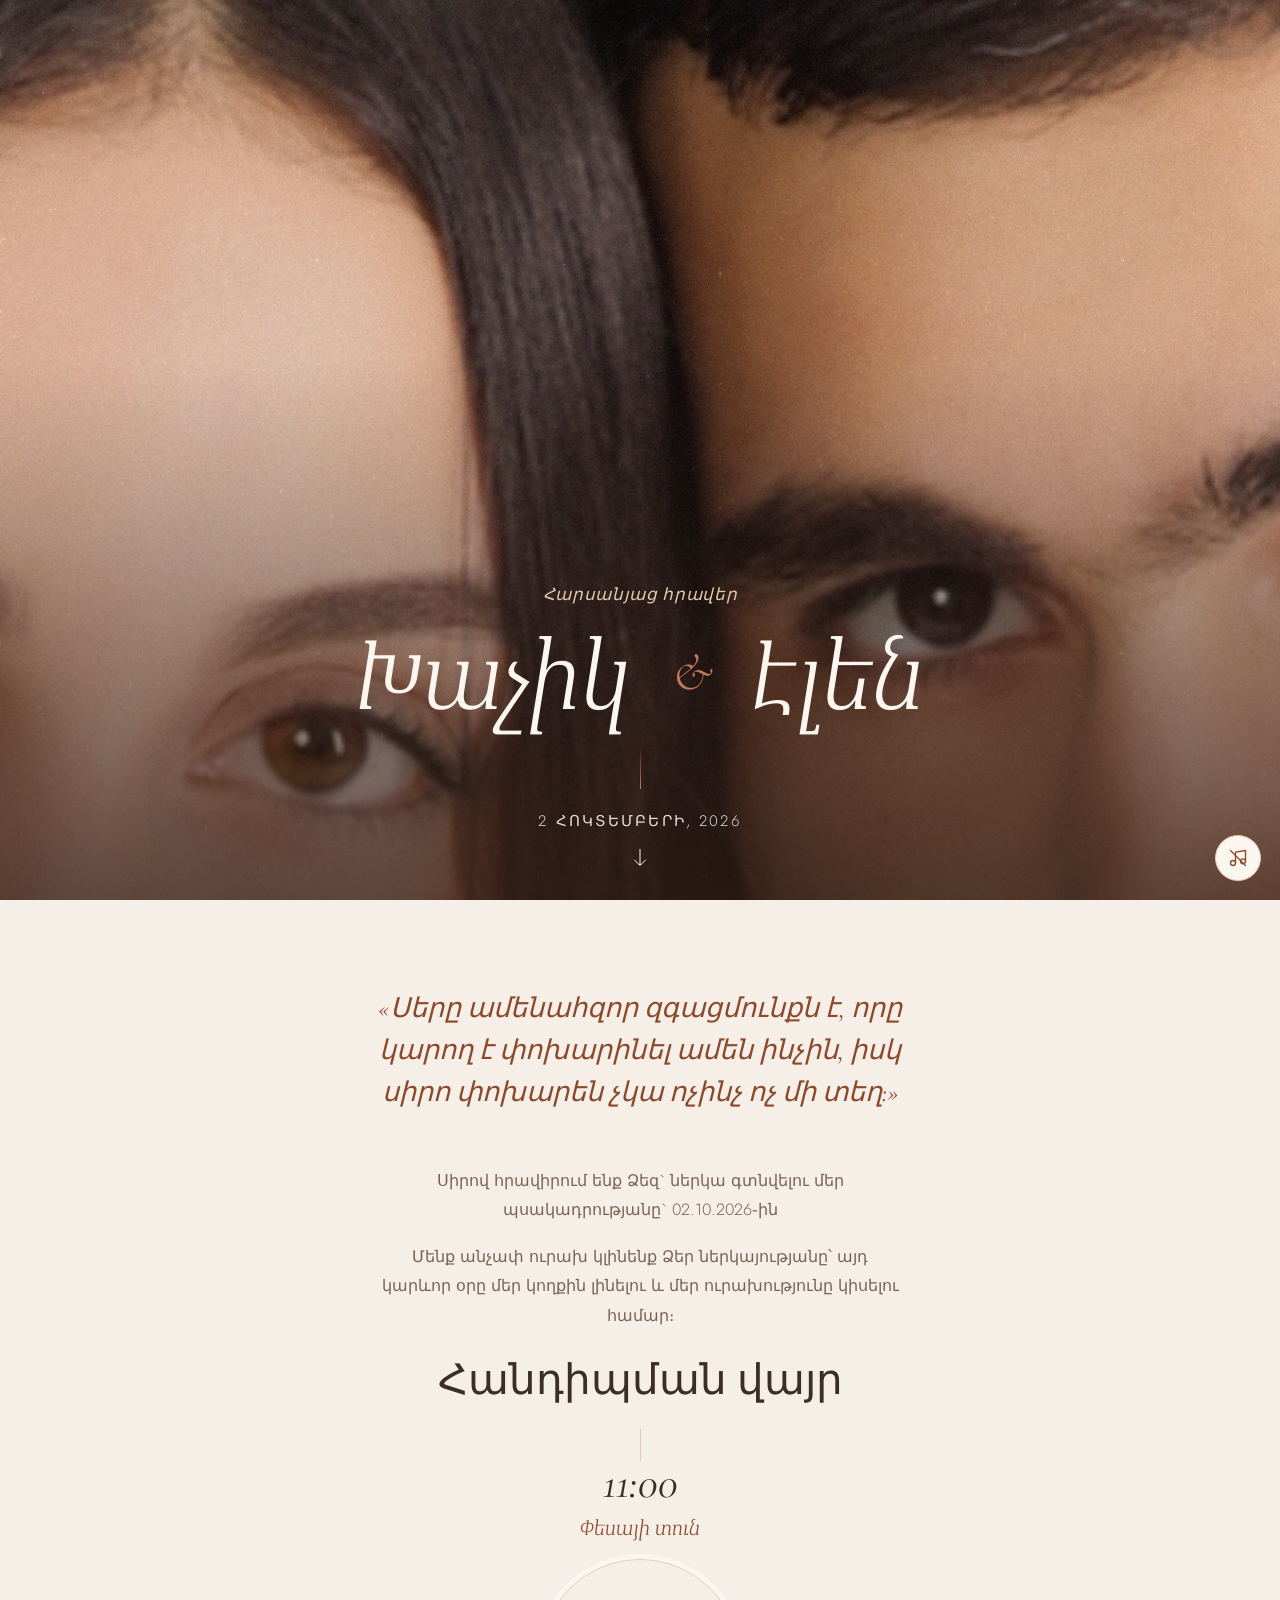
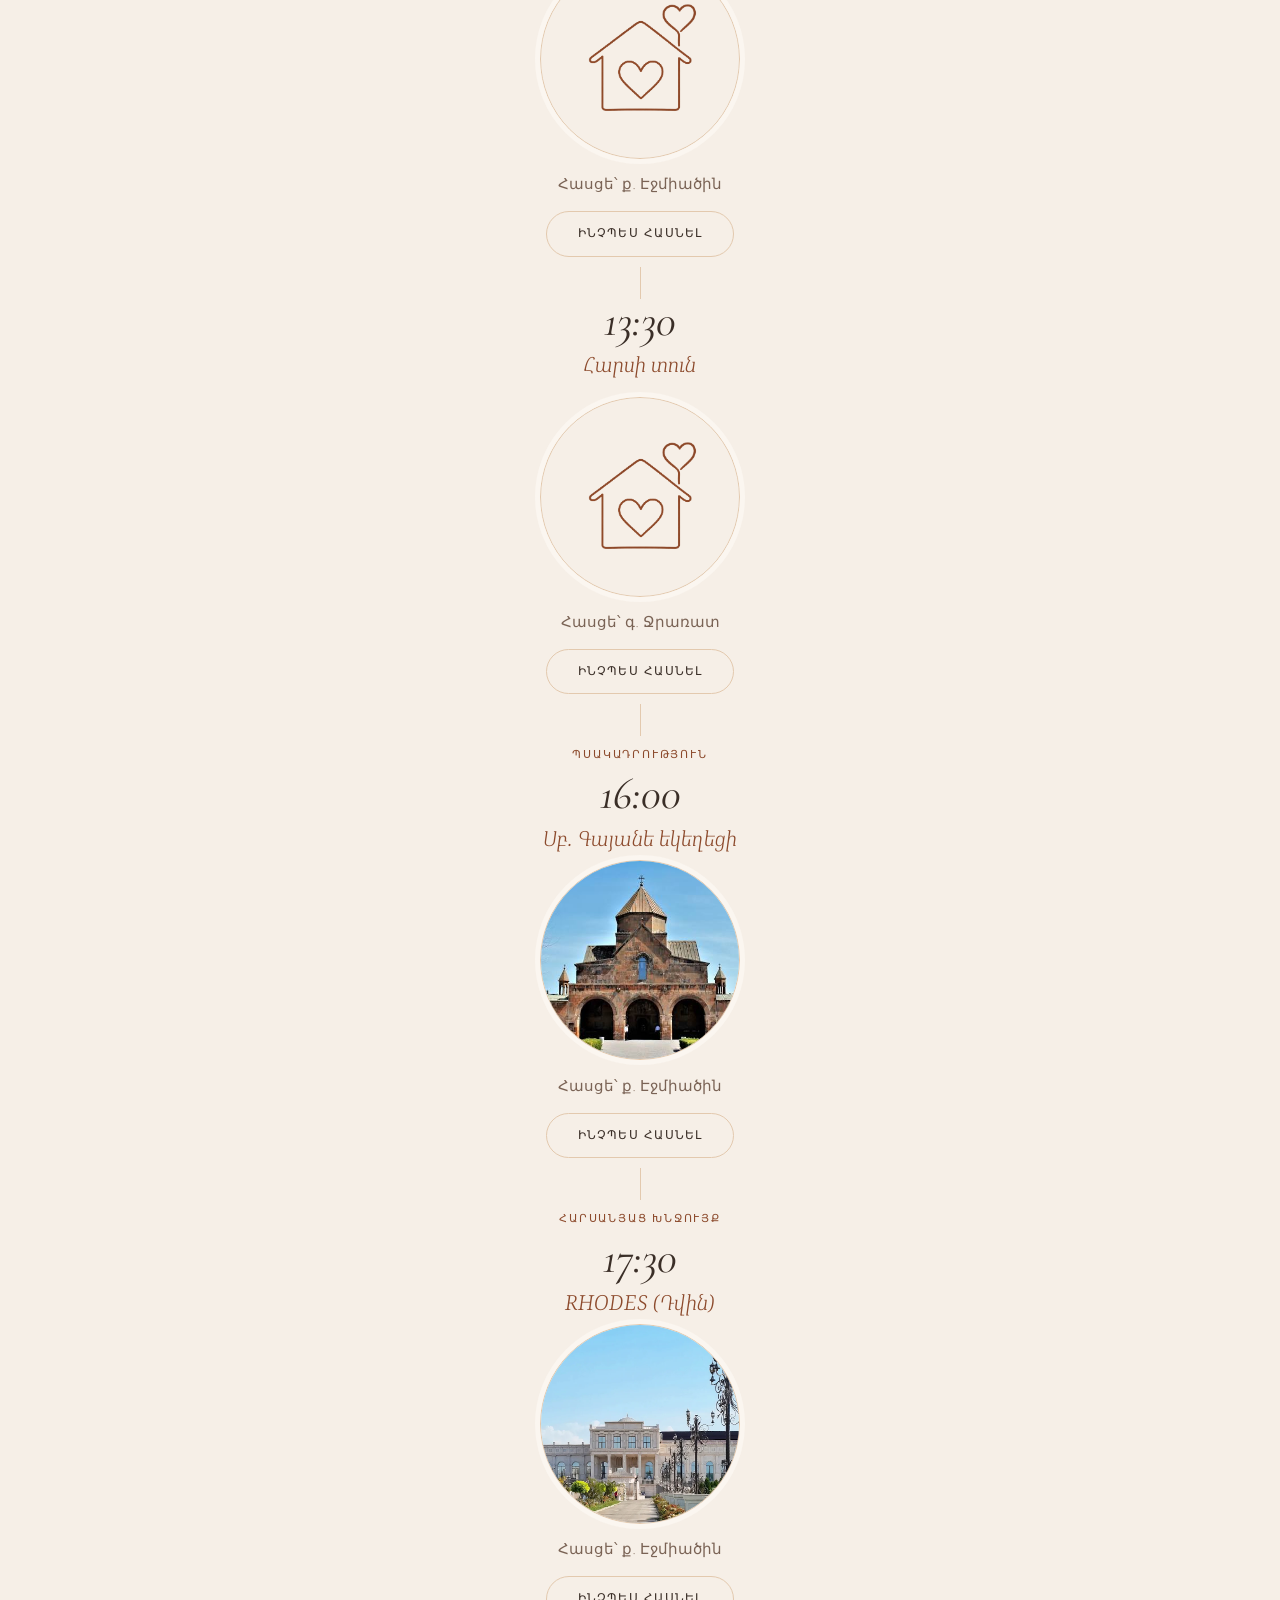
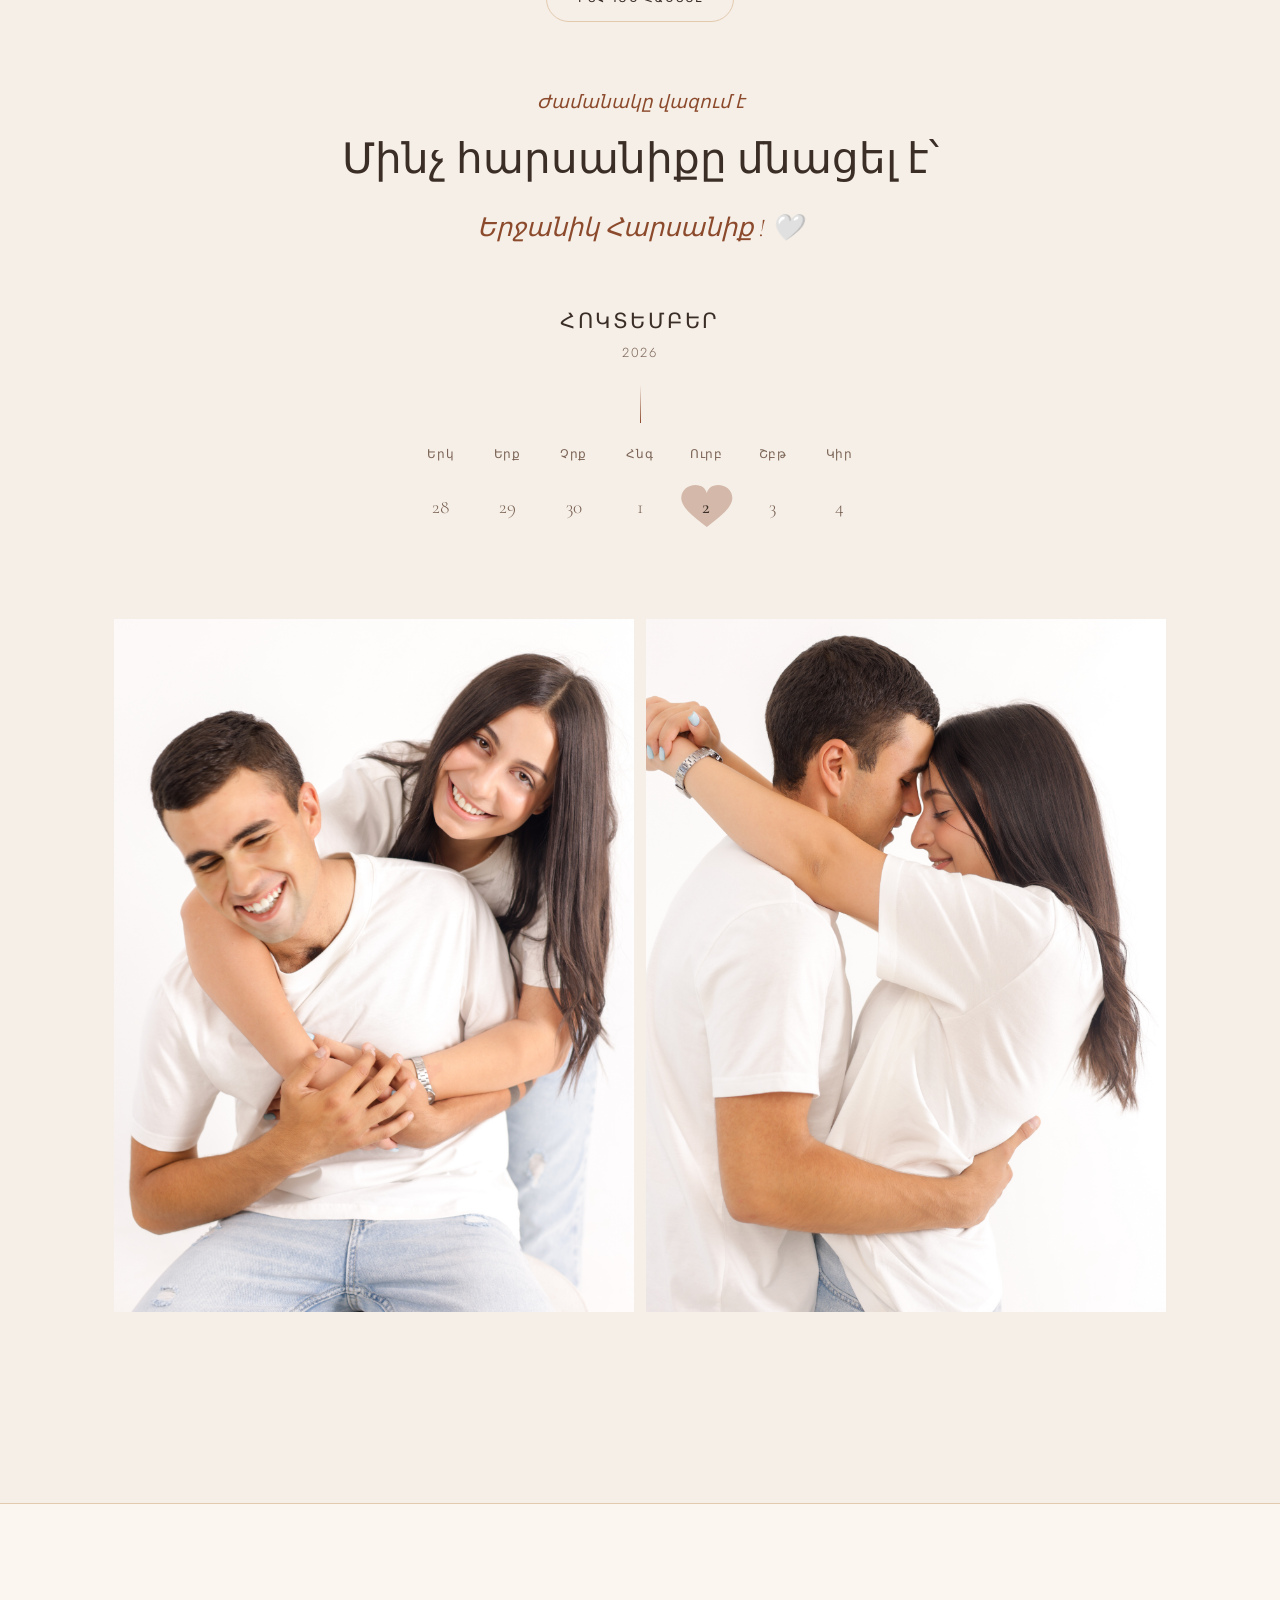
<file: index.html>
<!DOCTYPE html>
<html lang="hy">

<head>
  <meta charset="UTF-8">
  <meta name="viewport" content="width=device-width, initial-scale=1.0">
  <title>Խաչիկ և Էլեն</title>
  <link rel="preconnect" href="https://fonts.googleapis.com">
  <link rel="preconnect" href="https://fonts.gstatic.com" crossorigin>
  <link
    href="https://fonts.googleapis.com/css2?family=Cormorant+Garamond:ital,wght@0,300;0,400;0,500;0,600;1,400&family=Noto+Serif+Armenian:wght@300;400;500;600&family=Jost:wght@300;400;500&display=swap"
    rel="stylesheet">
  <link rel="stylesheet" href="style.css">
</head>

<body>

  <section class="hero">
    <img src="hero.jpg" loading="eager">
    <div class="hero-content">
      <div class="hero-eyebrow">Հարսանյաց հրավեր</div>
      <h1 class="hero-names">Խաչիկ <span class="hero-amp">&amp;</span> Էլեն</h1>
      <div class="hero-rule"></div>
      <div class="hero-date">2 ՀՈԿՏԵՄԲԵՐԻ, 2026</div>
    </div>
    <div class="scroll-cue" aria-hidden="true">
      <svg viewBox="0 0 15 22" fill="none" xmlns="http://www.w3.org/2000/svg">
        <line x1="7.5" y1="1" x2="7.5" y2="17" stroke="currentColor" stroke-width="1" style="color:var(--paper)" />
        <path d="M2 12L7.5 17.5L13 12" stroke="currentColor" stroke-width="1" stroke-linecap="round"
          stroke-linejoin="round" style="color:var(--paper)" />
      </svg>
    </div>
  </section>

  <section class="invite">
    <p class="invite-quote reveal">«Սերը ամենահզոր զգացմունքն է, որը կարող է փոխարինել ամեն ինչին, իսկ սիրո փոխարեն չկա
      ոչինչ ոչ մի տեղ:»</p>

    <div class="invite-body reveal stagger-1">
      <p>Սիրով հրավիրում ենք Ձեզ` ներկա գտնվելու մեր պսակադրությանը` 02.10.2026֊ին</p>
      <p>Մենք անչափ ուրախ կլինենք Ձեր ներկայությանը՝ այդ կարևոր օրը մեր կողքին լինելու և մեր ուրախությունը կիսելու
        համար։</p>
    </div>
    <div class="events">
      <h2 class="section-title reveal stagger-1">Հանդիպման վայր</h2>
      <div class="event-divider"></div>
      <div class="event-time">11:00</div>
      <div class="event-venue">Փեսայի տուն</div>
      <div class="event-block reveal stagger-2">
        <div class="event-illustration event-photo">
          <img src="iconn.png">
        </div>
        <p class="event-address">Հասցե՝ ք. Էջմիածին</p>
        <a class="event-map-btn"
          href="https://www.google.com/maps/place/40%C2%B009'32.1%22N+44%C2%B018'23.4%22E/@40.1589173,44.3067119,18.28z/data=!4m4!3m3!8m2!3d40.158921!4d44.306507?entry=ttu&g_ep=EgoyMDI2MDkwOS4wIKXMDSoASAFQAw%3D%3D"
          target="_blank" rel="noopener">ԻՆՉՊԵՍ ՀԱՍՆԵԼ</a>
      </div>
      <div class="event-divider"></div>
      <div class="event-time">13:30</div>
      <div class="event-venue">Հարսի տուն</div>
      <div class="event-block reveal stagger-2">
        <div class="event-illustration event-photo">
          <img src="iconn.png">
        </div>
        <p class="event-address">Հասցե՝ գ. Ջրառատ</p>
        <a class="event-map-btn"
          href="https://www.google.com/maps/place/40%C2%B004'03.6%22N+44%C2%B016'53.7%22E/@40.06767,44.2790171,17z/data=!3m1!4b1!4m4!3m3!8m2!3d40.06767!4d44.281592?entry=ttu&g_ep=EgoyMDI2MDkwOS4wIKXMDSoASAFQAw%3D%3D"
          target="_blank" rel="noopener">ԻՆՉՊԵՍ ՀԱՍՆԵԼ</a>
      </div>
      <div class="event-divider"></div>
      <div class="event-block reveal stagger-2">
        <div class="event-eyebrow">ՊՍԱԿԱԴՐՈՒԹՅՈՒՆ</div>
        <div class="event-time">16:00</div>
        <div class="event-venue">Սբ. Գայանե եկեղեցի</div>
        <div class="event-illustration event-photo">
          <img src="jjj.jpg">
        </div>
        <p class="event-address">Հասցե՝ ք. Էջմիածին</p>
        <a class="event-map-btn"
          href="https://www.google.com/maps/place/%D0%A6%D0%B5%D1%80%D0%BA%D0%BE%D0%B2%D1%8C+%D0%A1%D0%B2%D1%8F%D1%82%D0%BE%D0%B9+%D0%93%D0%B0%D1%8F%D0%BD%D1%8D/@40.157502,44.2869702,17z/data=!3m1!4b1!4m6!3m5!1s0x406a952aa68c6009:0x8a692ec2c8be215a!8m2!3d40.1575021!4d44.2918411!16s%2Fm%2F027140_"
          target="_blank" rel="noopener">ԻՆՉՊԵՍ ՀԱՍՆԵԼ</a>
      </div>
      <div class="event-divider"></div>
      <div class="event-block reveal stagger-3">
        <div class="event-eyebrow">ՀԱՐՍԱՆՅԱՑ ԽՆՋՈՒՅՔ</div>
        <div class="event-time">17:30</div>
        <div class="event-venue">RHODES (Դվին)</div>
        <div class="event-illustration event-photo">
          <img src="Restoran.jpg">
        </div>
        <p class="event-address">Հասցե՝ ք. Էջմիածին</p>
        <a class="event-map-btn"
          href="https://www.google.com/maps/search/?api=1&query=RHODES%20restaurant%20Dvin%20Echmiadzin" target="_blank"
          rel="noopener">ԻՆՉՊԵՍ ՀԱՍՆԵԼ</a>
      </div>
    </div>
    <!-- 
    <div class="timeline">
      <div class="timeline-item reveal">
        <div class="timeline-rail">
          <div class="timeline-time">11:00</div>
          <div class="timeline-icon">
            <svg viewBox="0 0 64 64" fill="none" stroke="currentColor" stroke-width="1.6" stroke-linecap="round"
              stroke-linejoin="round">
              <path d="M12 30 L32 13 L52 30" />
              <path d="M18 26 L18 50 L46 50 L46 26" />
              <path d="M28 50 L28 37 L36 37 L36 50" />
            </svg>
          </div>
          <div class="timeline-connector"></div>
        </div>
        <div class="timeline-content">
          <h3 class="timeline-title">Փեսայի տուն</h3>
          <p>Հավաքվում ենք փեսայի տանը</p>
        </div>
      </div>

      <div class="timeline-item reveal stagger-1">
        <div class="timeline-rail">
          <div class="timeline-time">13:30</div>
          <div class="timeline-icon">
            <svg viewBox="0 0 64 64" fill="none" stroke="currentColor" stroke-width="1.6" stroke-linecap="round"
              stroke-linejoin="round">
              <path d="M12 30 L32 13 L52 30" />
              <path d="M18 26 L18 50 L46 50 L46 26" />
              <path d="M28 50 L28 37 L36 37 L36 50" />
            </svg>
          </div>
          <div class="timeline-connector"></div>
        </div>
        <div class="timeline-content">
          <h3 class="timeline-title">Հարսի տուն</h3>
          <p>Հավաքվում ենք հարսի տանը</p>
        </div>
      </div>

      <div class="timeline-item reveal stagger-2">
        <div class="timeline-rail">
          <div class="timeline-time">16:00</div>
          <div class="timeline-icon">
            <svg viewBox="0 0 64 64" fill="none" stroke="currentColor" stroke-width="1.6" stroke-linecap="round"
              stroke-linejoin="round">
              <circle cx="24" cy="38" r="13" />
              <circle cx="40" cy="38" r="13" />
              <path d="M28 20 C28 16 31 14 33 16 C35 14 38 16 38 20 C38 23.5 33 27 33 27 C33 27 28 23.5 28 20 Z" />
            </svg>
          </div>
          <div class="timeline-connector"></div>
        </div>
        <div class="timeline-content">
          <h3 class="timeline-title">Պսակադրություն</h3>
          <p>Սբ. Գայանե եկեղեցի</p>
          <p><strong>Հասցե՝</strong> ք. Էջմիածին</p>
          <a class="timeline-link"
            href="https://www.google.com/maps/place/%D0%A6%D0%B5%D1%80%D0%BA%D0%BE%D0%B2%D1%8C+%D0%A1%D0%B2%D1%8F%D1%82%D0%BE%D0%B9+%D0%93%D0%B0%D1%8F%D0%BD%D1%8D/@40.157502,44.2869702,17z/data=!3m1!4b1!4m6!3m5!1s0x406a952aa68c6009:0x8a692ec2c8be215a!8m2!3d40.1575021!4d44.2918411!16s%2Fm%2F027140_?entry=ttu&g_ep=EgoyMDI2MDkwOS4wIKXMDSoASAFQAw%3D%3D"
            target="_blank" rel="noopener">Ինչպես հասնել →</a>
        </div>
      </div>

      <div class="timeline-item reveal stagger-3">
        <div class="timeline-rail">
          <div class="timeline-time">17:30</div>
          <div class="timeline-icon">
            <svg viewBox="0 0 64 64" fill="none" stroke="currentColor" stroke-width="1.6" stroke-linecap="round"
              stroke-linejoin="round">
              <path d="M18 10 L26 10 L24 26 C24 31 19 34 19 34 L19 50 M19 50 L13 50 M19 50 L25 50" />
              <path d="M46 14 L38 14 L40 28 C40 33 45 36 45 36 L45 50 M45 50 L39 50 M45 50 L51 50" />
              <circle cx="21" cy="17" r="0.6" fill="currentColor" />
              <circle cx="23" cy="21" r="0.6" fill="currentColor" />
              <circle cx="43" cy="20" r="0.6" fill="currentColor" />
              <circle cx="41" cy="24" r="0.6" fill="currentColor" />
            </svg>
          </div>
        </div>
        <div class="timeline-content">
          <h3 class="timeline-title">Հարսանյաց խնջույք</h3>
          <p>«RHODES» ռեստորանային համալիր (Դվին)</p>
          <p><strong>Հասցե՝</strong> ք. Էջմիածին</p>
          <a class="timeline-link"
            href="https://www.google.com/maps/search/?api=1&query=RHODES%20restaurant%20Dvin%20Echmiadzin"
            target="_blank" rel="noopener">Ինչպես հասնել →</a>
        </div>
      </div>
    </div> -->

  </section>

  <section class="countdown-section">
    <div class="section-label reveal">Ժամանակը վազում է</div>
    <h2 class="section-title reveal stagger-1">Մինչ հարսանիքը մնացել է՝</h2>
    <div class="countdown reveal stagger-2" id="countdown">
      <div class="countdown-unit">
        <div class="countdown-num" id="cd-days">00</div>
        <div class="countdown-label">ՕՐ</div>
      </div>
      <div class="countdown-sep"></div>
      <div class="countdown-unit">
        <div class="countdown-num" id="cd-hours">00</div>
        <div class="countdown-label">ԺԱՄ</div>
      </div>
      <div class="countdown-sep"></div>
      <div class="countdown-unit">
        <div class="countdown-num" id="cd-mins">00</div>
        <div class="countdown-label">ՐՈՊԵ</div>
      </div>
      <div class="countdown-sep"></div>
      <div class="countdown-unit">
        <div class="countdown-num" id="cd-secs">00</div>
        <div class="countdown-label">ՎԱՅՐԿՅԱՆ</div>
      </div>
    </div>
  </section>

  <section class="calendar-section">
    <div class="calendar-widget reveal">
      <div class="calendar-month">ՀՈԿՏԵՄԲԵՐ</div>
      <div class="calendar-year">2026</div>
      <div class="calendar-rule"></div>

      <div class="calendar-row">
        <div class="calendar-weekday">Երկ</div>
        <div class="calendar-weekday">Երք</div>
        <div class="calendar-weekday">Չրք</div>
        <div class="calendar-weekday">Հնգ</div>
        <div class="calendar-weekday">Ուրբ</div>
        <div class="calendar-weekday">Շբթ</div>
        <div class="calendar-weekday">Կիր</div>
      </div>

      <div class="calendar-row calendar-dates">
        <div class="cal-day"><span class="cal-num">28</span></div>
        <div class="cal-day"><span class="cal-num">29</span></div>
        <div class="cal-day"><span class="cal-num">30</span></div>
        <div class="cal-day"><span class="cal-num">1</span></div>
        <div class="cal-day highlight">
          <svg class="cal-heart" viewBox="0 0 100 90" preserveAspectRatio="xMidYMid meet"
            xmlns="http://www.w3.org/2000/svg">
            <path
              d="M50 82 C 20 60, 0 42, 0 26 C 0 10, 13 0, 28 0 C 40 0, 48 7, 50 16 C 52 7, 60 0, 72 0 C 87 0, 100 10, 100 26 C 100 42, 80 60, 50 82 Z"
              fill="var(--gold-deep)" opacity="0.32" />
          </svg>
          <span class="cal-num">2</span>
        </div>
        <div class="cal-day"><span class="cal-num">3</span></div>
        <div class="cal-day"><span class="cal-num">4</span></div>
      </div>
    </div>
  </section>

  <section class="gallery" aria-label="Լուսանկարներ">
    <figure class="reveal">
      <img src="laughing.jpg" loading="lazy">
    </figure>
    <figure class="reveal stagger-2">
      <img src="closeup.jpg" loading="lazy">
    </figure>
  </section>

  <div class="quote-strip">
    <div class="ornament reveal"><span>Խաչիկ և Էլեն</span></div>

  </div>


  <section class="rsvp" id="rsvp">
    <div class="rsvp-inner">
      <div class="section-label reveal">Ձեր ներկայությունը մեզ համար կարևոր է</div>
      <h2 class="section-title reveal stagger-1">Հաստատեք Ձեր մասնակցությունը</h2>

      <form id="rsvp-form" class="reveal stagger-3" method="POST" target="hidden_iframe">
        <input type="text" name="hp_confirm_9k2" id="hp_confirm_9k2" autocomplete="off" tabindex="-1"
          style="position:absolute; left:-9999px; width:1px; height:1px; opacity:0;" aria-hidden="true">

        <div class="field">
          <label>Ո՞ւմ կողմից եք</label>
          <div class="radio-row">
            <label class="radio-option">
              <input type="radio" name="side" value="Հարսի կողմ" checked>
              Հարսի կողմ
            </label>
            <label class="radio-option">
              <input type="radio" name="side" value="Փեսայի կողմ">
              Փեսայի կողմ
            </label>
          </div>
        </div>

        <div class="field">
          <label for="name">Անուն Ազգանուն</label>
          <input type="text" id="name" name="name" required autocomplete="name">
        </div>

        <div class="field">
          <label for="phone">Հեռախոսահամար</label>
          <input type="tel" id="phone" name="phone" autocomplete="tel" placeholder="">
        </div>

        <div class="field">
          <label>Կմասնակցե՞ք</label>
          <div class="radio-row">
            <label class="radio-option">
              <input type="radio" name="attending" value="Սիրով՝ կմասնակցենք" checked>
              Սիրով՝ կմասնակցենք
            </label>
            <label class="radio-option">
              <input type="radio" name="attending" value="Ցավոք՝ չենք կարող ներկա լինել">
              Ցավոք՝ չենք կարող ներկա լինել
            </label>
          </div>
        </div>

        <div class="field">
          <label for="guests">Հյուրերի թիվ</label>
          <input type="number" id="guests" name="guests" min="0" step="1" placeholder="0">
        </div>

        <div class="field">
          <label for="message">Մեկնաբանություն (ոչ պարտադիր)</label>
          <textarea id="message" name="message"></textarea>
        </div>

        <button type="submit" class="submit-btn">Ուղարկել</button>
        <div class="form-status" id="form-status" role="status"></div>
      </form>
      <iframe name="hidden_iframe" id="hidden_iframe"
        style="position:absolute; width:1px; height:1px; opacity:0; border:0; left:-9999px; top:-9999px;"
        title="rsvp-submit"></iframe>
    </div>
  </section>

  <footer class="reveal-fade">
    <div class="ornament reveal"><span>Խաչիկ և Էլեն</span></div>
  </footer>

  <div id="yt-player"
    style="position:absolute; width:1px; height:1px; overflow:hidden; opacity:0; pointer-events:none;"></div>
  <button id="music-toggle" aria-label="Երաժշտության միացում/անջատում" title="Երաժշտություն">
    <svg id="music-icon-on" viewBox="0 0 24 24" fill="none" stroke="currentColor" stroke-width="1.6"
      stroke-linecap="round" stroke-linejoin="round" style="display:none;">
      <path d="M9 18V5l12-2v13" />
      <circle cx="6" cy="18" r="3" />
      <circle cx="18" cy="16" r="3" />
    </svg>
    <svg id="music-icon-off" viewBox="0 0 24 24" fill="none" stroke="currentColor" stroke-width="1.6"
      stroke-linecap="round" stroke-linejoin="round">
      <path d="M9 18V5l12-2v13" />
      <circle cx="6" cy="18" r="3" />
      <circle cx="18" cy="16" r="3" />
      <line x1="3" y1="3" x2="21" y2="21" />
    </svg>
  </button>



</body>
<script src="script.js"></script>

</html>
</file>
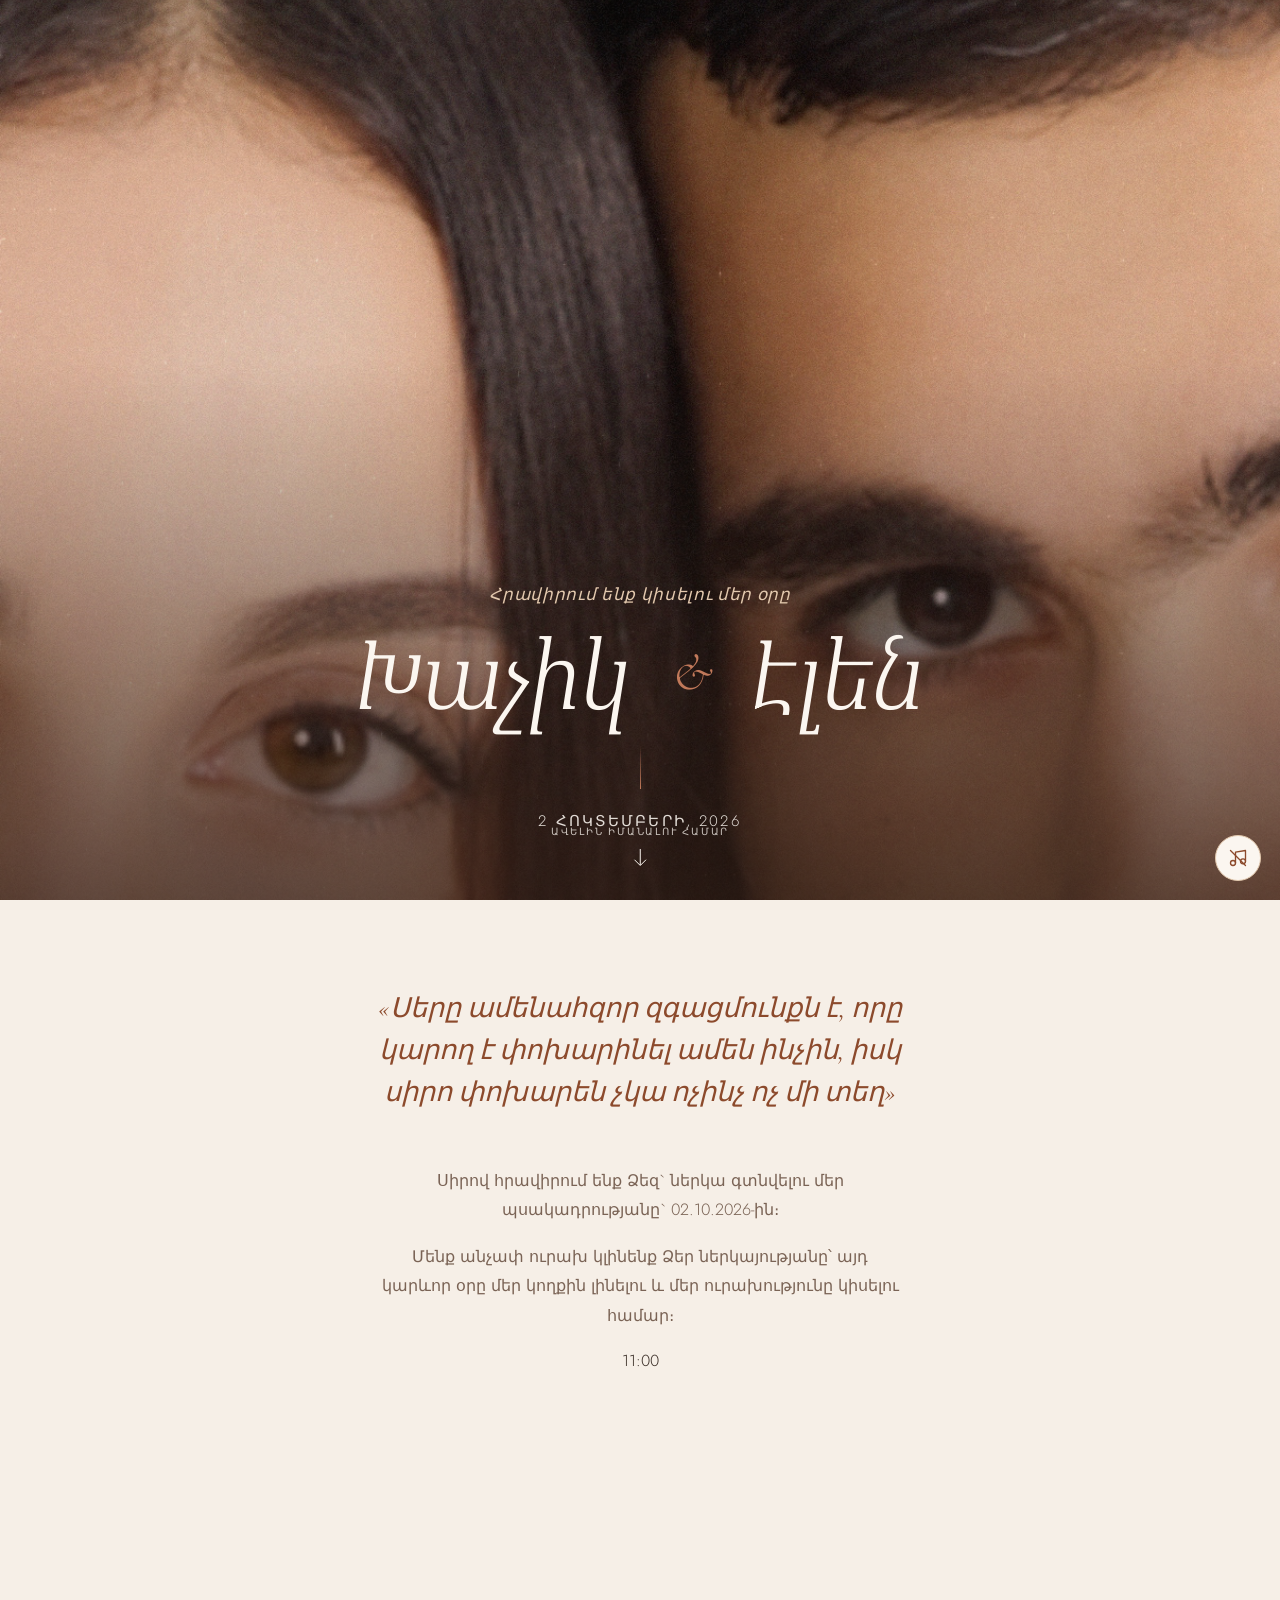
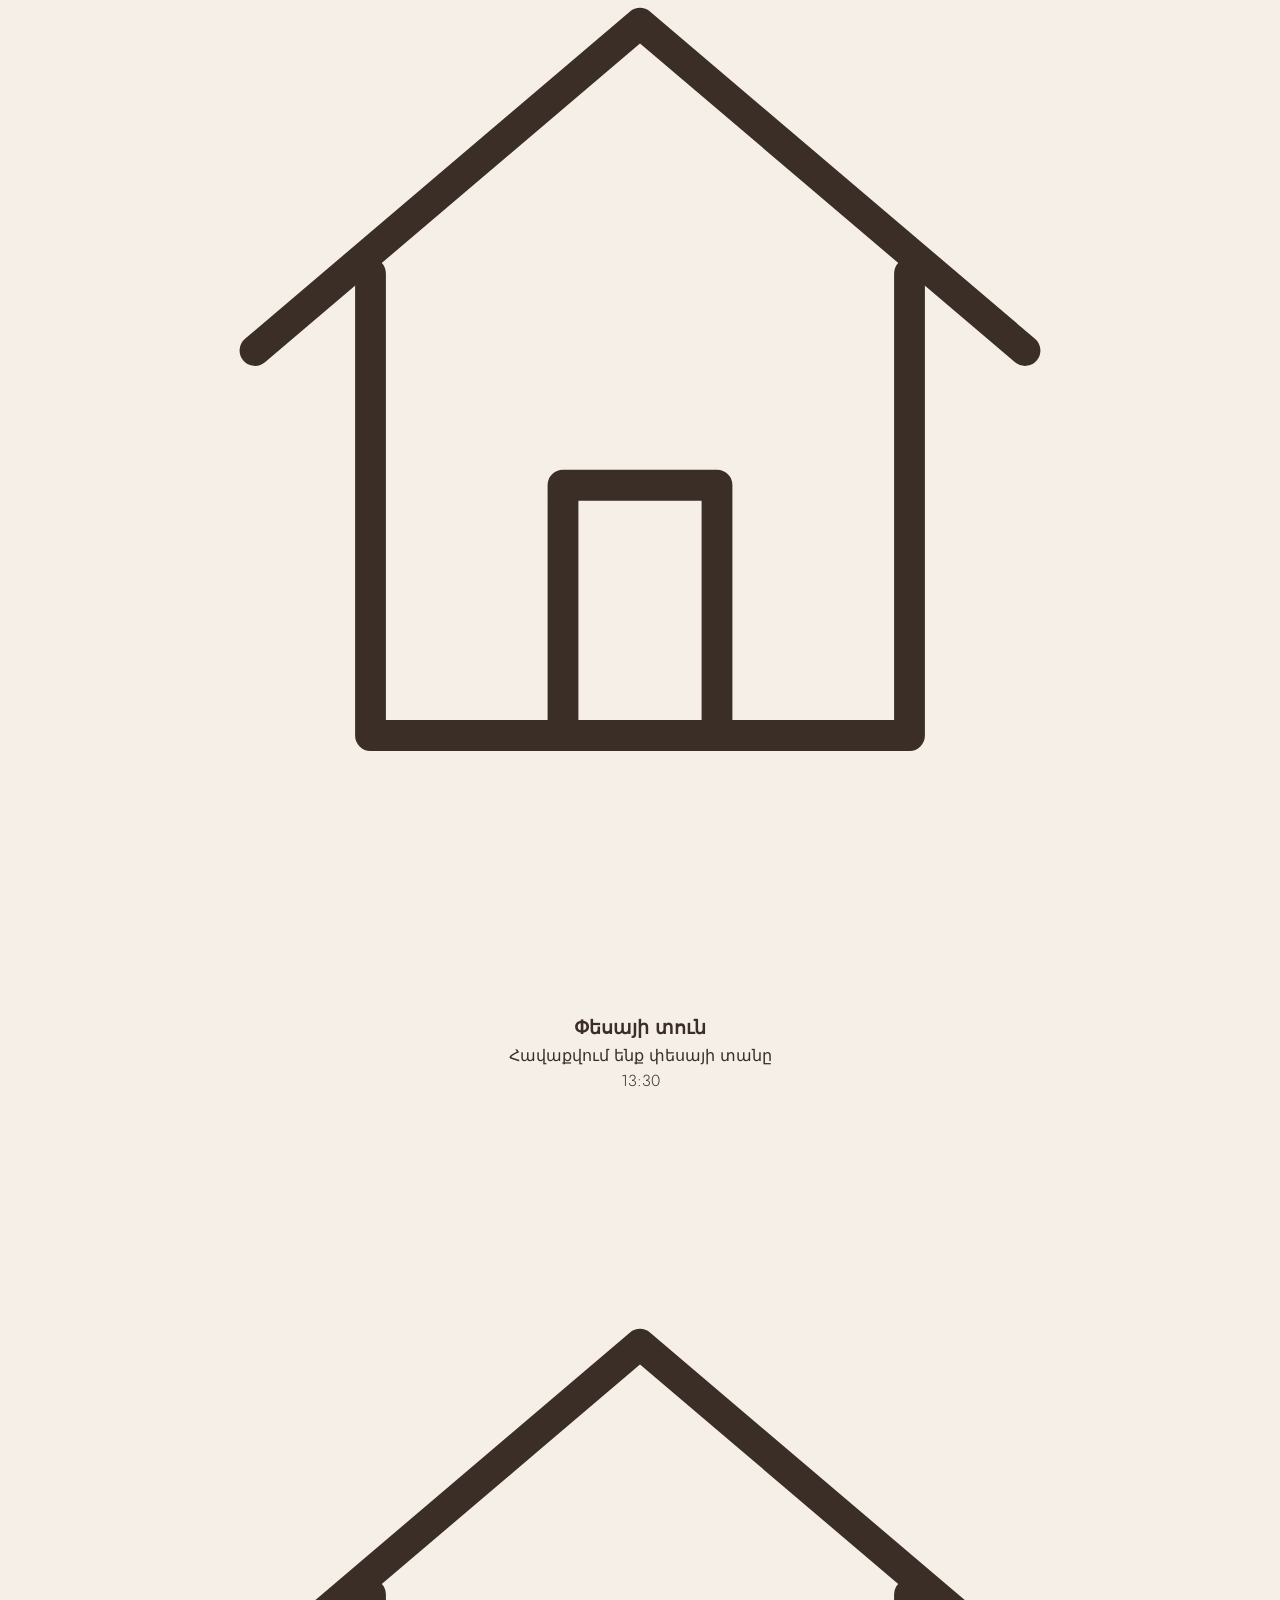
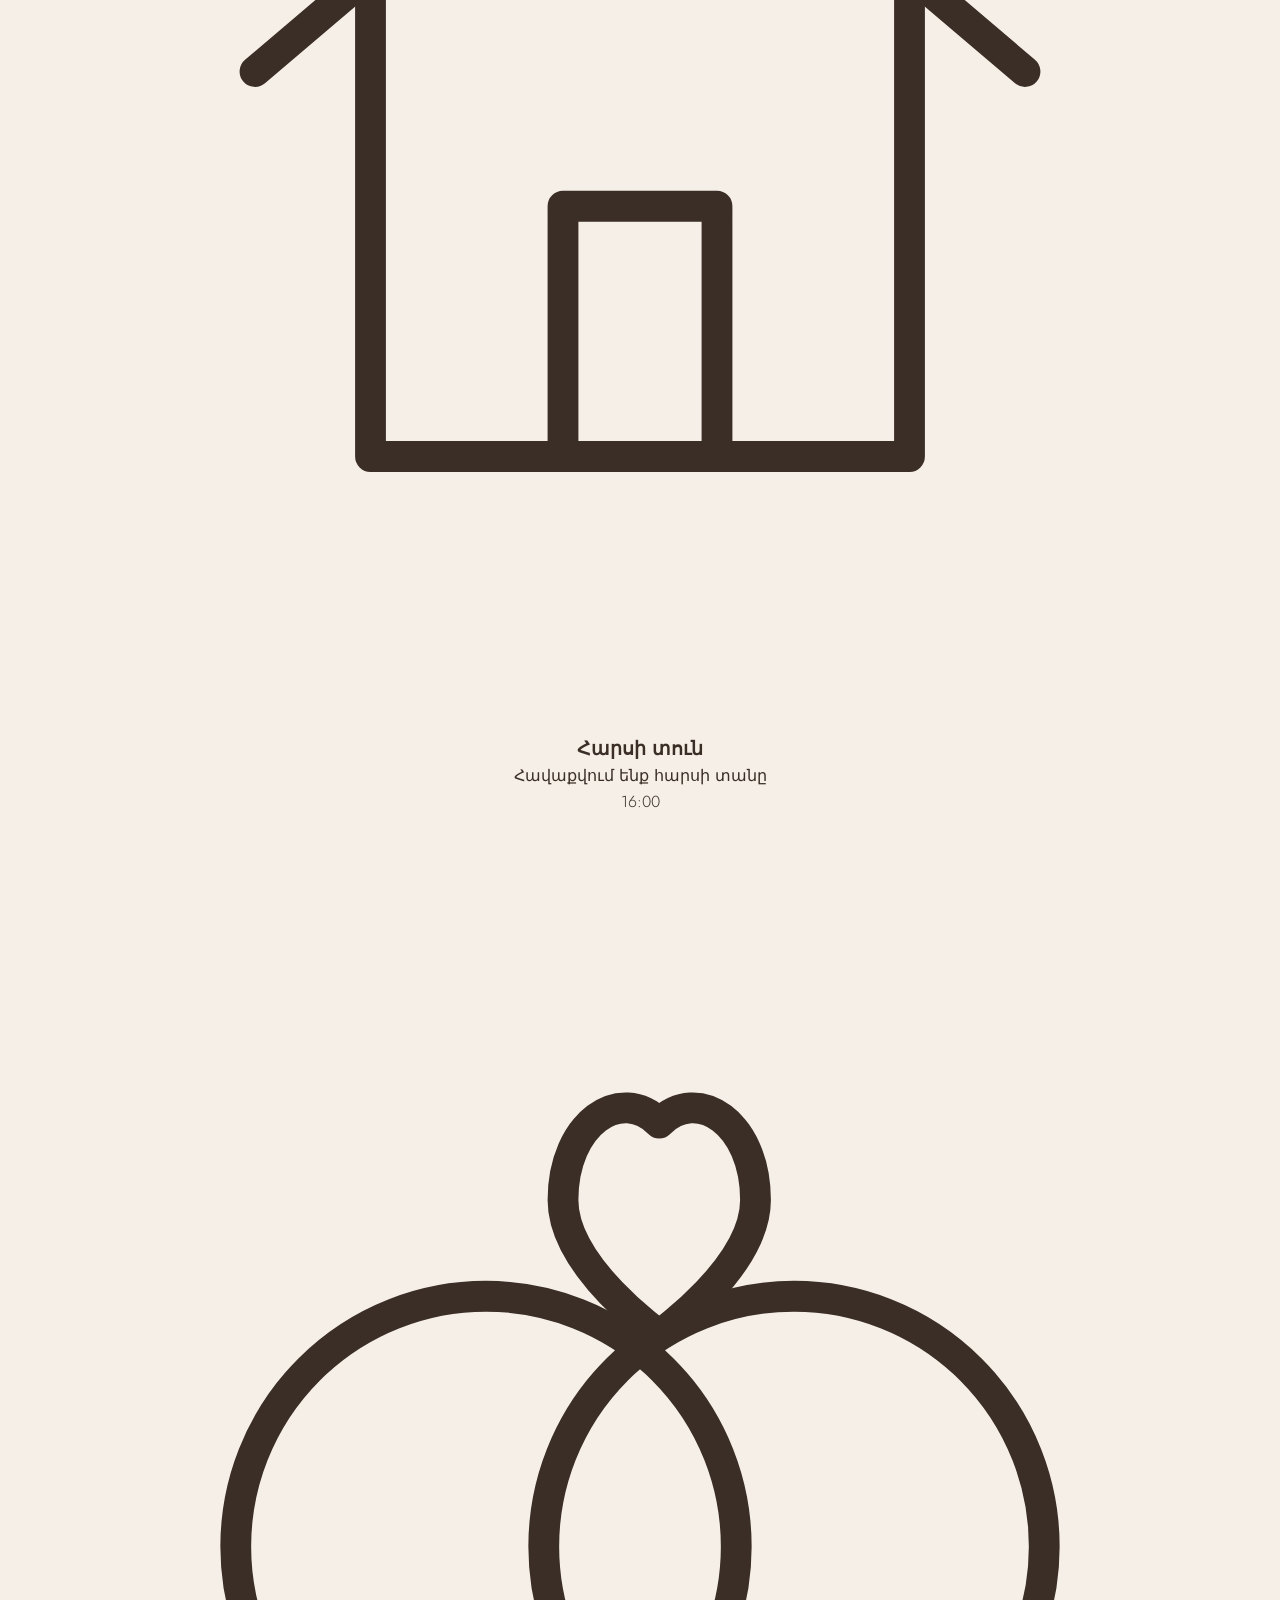
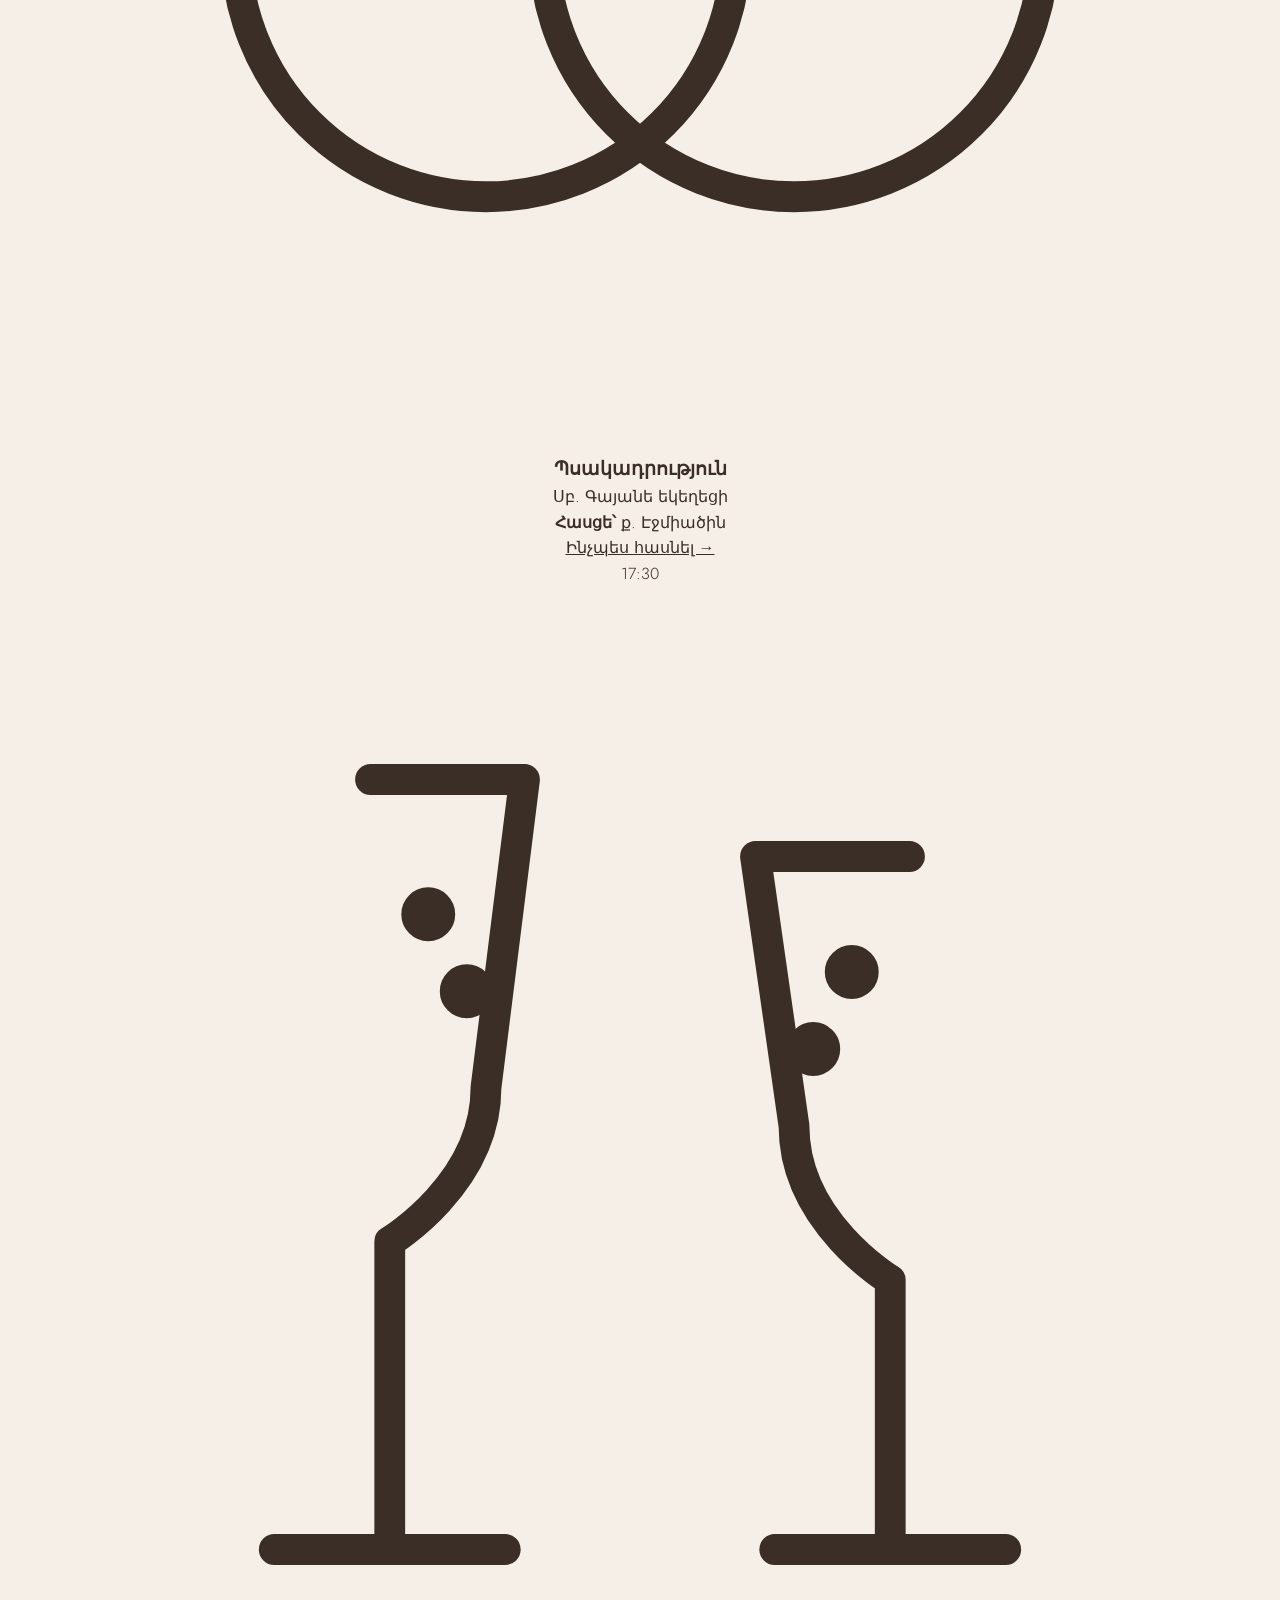
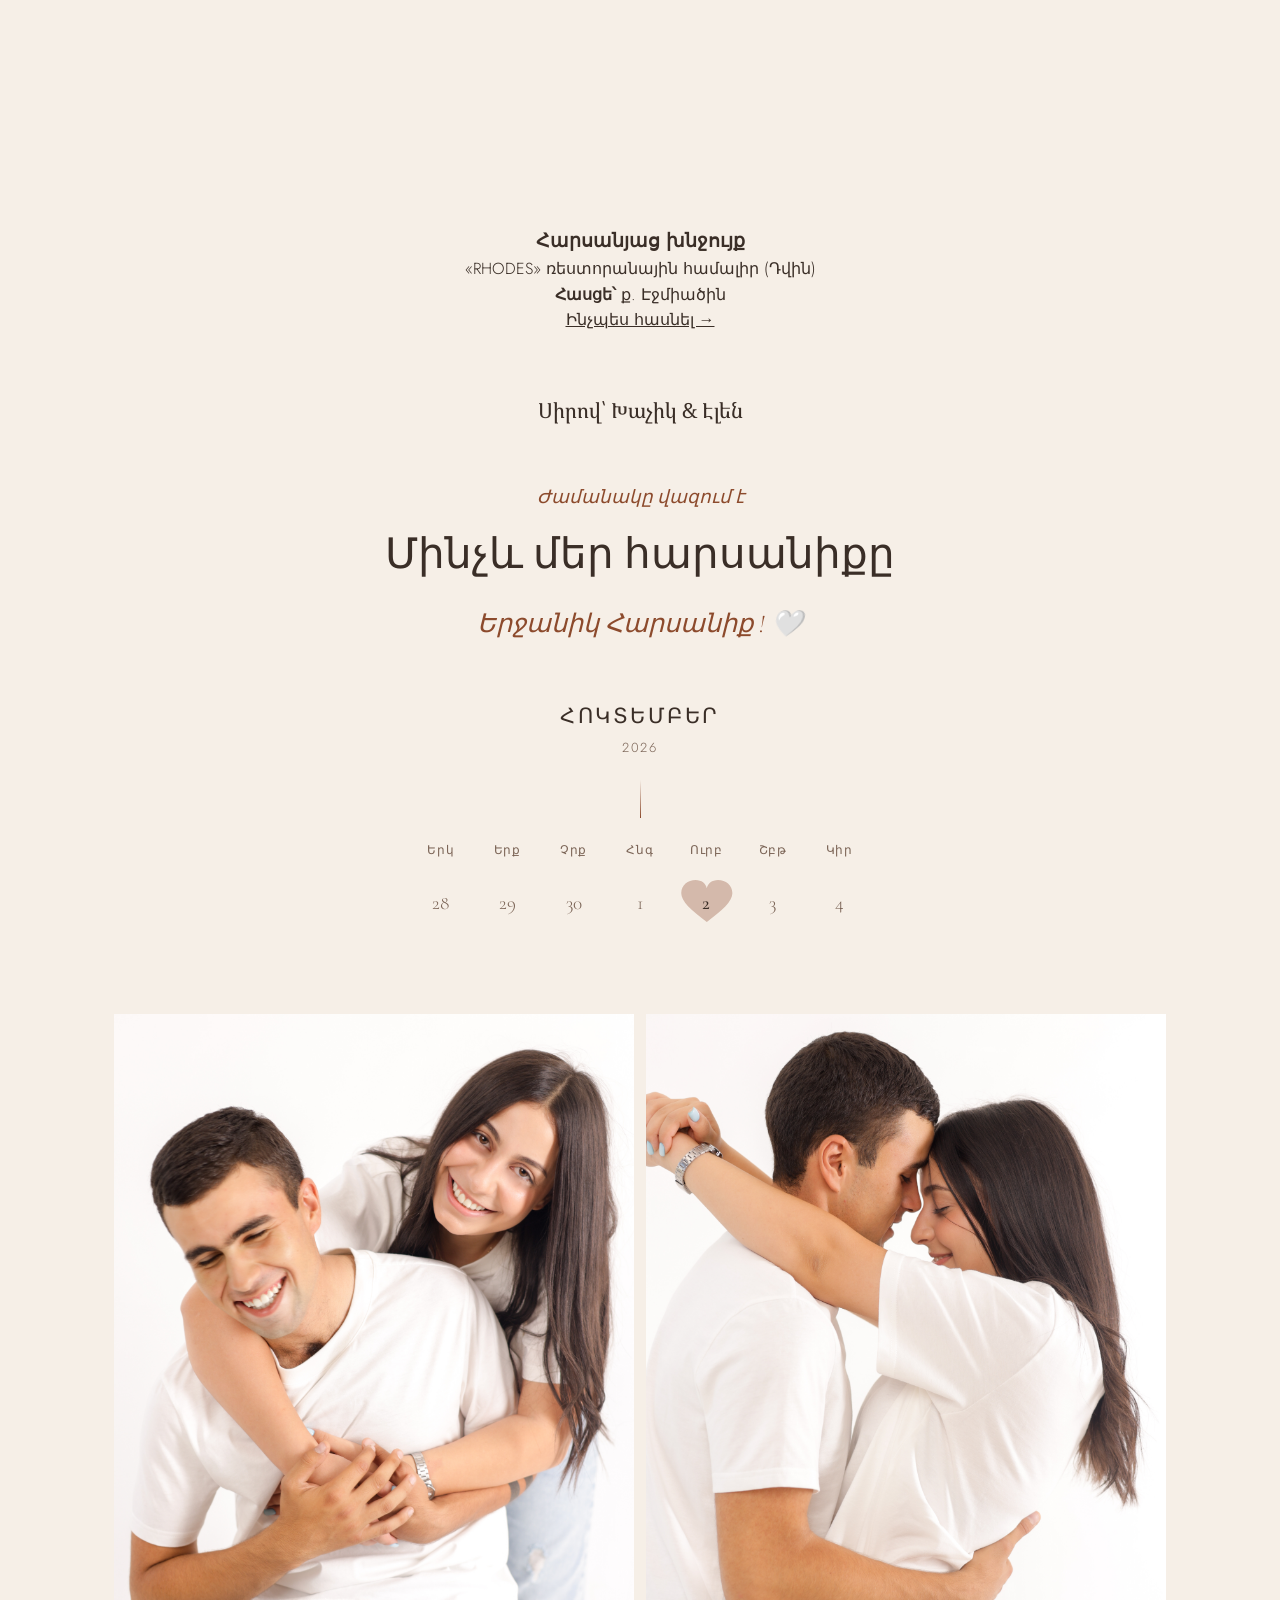
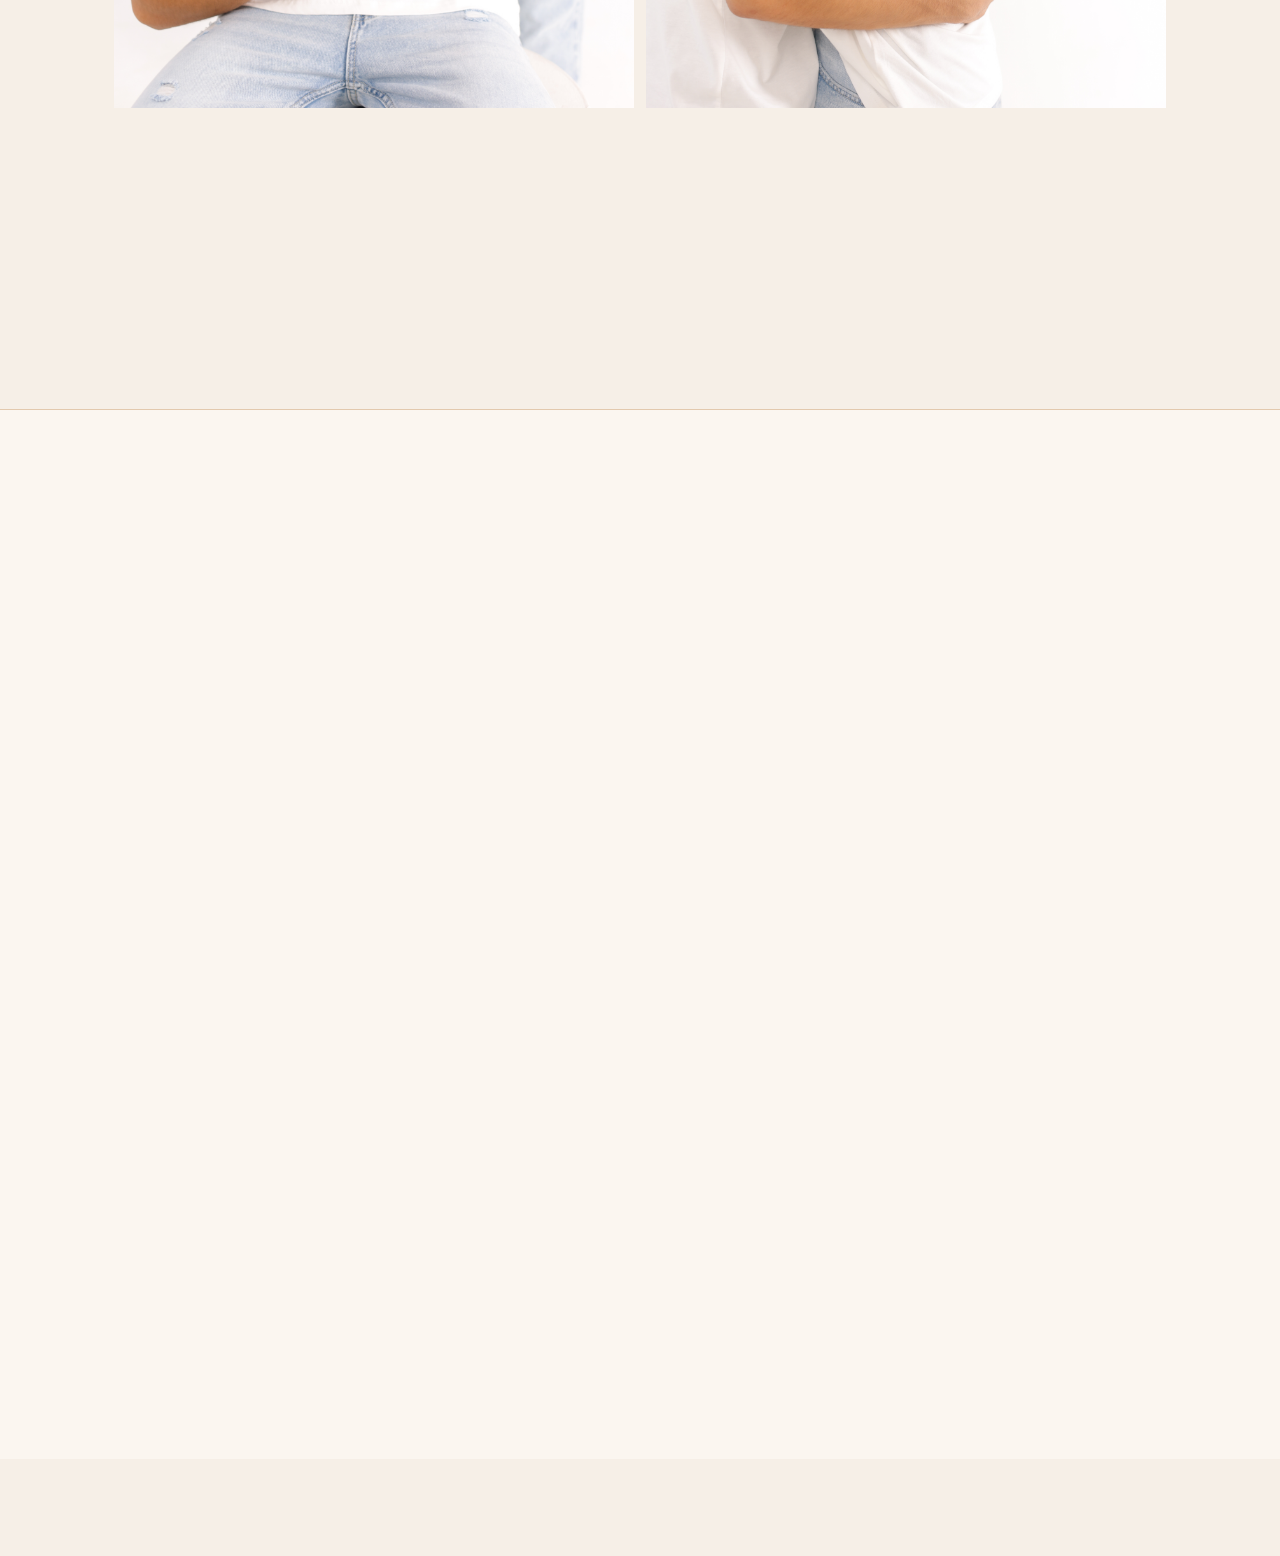
<file: invitation.html>
<!DOCTYPE html>
<html lang="hy">

<head>
  <meta charset="UTF-8">
  <meta name="viewport" content="width=device-width, initial-scale=1.0">
  <title>Խաչիկ & Էլեն — Հարսանիք</title>
  <link rel="preconnect" href="https://fonts.googleapis.com">
  <link rel="preconnect" href="https://fonts.gstatic.com" crossorigin>
  <link
    href="https://fonts.googleapis.com/css2?family=Cormorant+Garamond:ital,wght@0,300;0,400;0,500;0,600;1,400&family=Noto+Serif+Armenian:wght@300;400;500;600&family=Jost:wght@300;400;500&display=swap"
    rel="stylesheet">
  <link rel="stylesheet" href="style.css">
</head>

<body>

  <section class="hero">
    <img src="hero.jpg" loading="eager">
    <div class="hero-content">
      <div class="hero-eyebrow">Հրավիրում ենք կիսելու մեր օրը</div>
      <h1 class="hero-names">Խաչիկ <span class="hero-amp">&amp;</span> Էլեն</h1>
      <div class="hero-rule"></div>
      <div class="hero-date">2 ՀՈԿՏԵՄԲԵՐԻ, 2026</div>
    </div>
    <div class="scroll-cue" aria-hidden="true">
      <span>ԱՎԵԼԻՆ ԻՄԱՆԱԼՈՒ ՀԱՄԱՐ</span>
      <svg viewBox="0 0 15 22" fill="none" xmlns="http://www.w3.org/2000/svg">
        <line x1="7.5" y1="1" x2="7.5" y2="17" stroke="currentColor" stroke-width="1" style="color:var(--paper)" />
        <path d="M2 12L7.5 17.5L13 12" stroke="currentColor" stroke-width="1" stroke-linecap="round"
          stroke-linejoin="round" style="color:var(--paper)" />
      </svg>
    </div>
  </section>

  <section class="invite">
    <p class="invite-quote reveal">«Սերը ամենահզոր զգացմունքն է, որը կարող է փոխարինել ամեն ինչին, իսկ սիրո փոխարեն չկա
      ոչինչ ոչ մի տեղ»</p>

    <div class="invite-body reveal stagger-1">
      <p>Սիրով հրավիրում ենք Ձեզ` ներկա գտնվելու մեր պսակադրությանը` 02.10.2026-ին։</p>
      <p>Մենք անչափ ուրախ կլինենք Ձեր ներկայությանը՝ այդ կարևոր օրը մեր կողքին լինելու և մեր ուրախությունը կիսելու
        համար։</p>
    </div>

    <div class="timeline">
      <div class="timeline-item reveal">
        <div class="timeline-rail">
          <div class="timeline-time">11:00</div>
          <div class="timeline-icon">
            <svg viewBox="0 0 64 64" fill="none" stroke="currentColor" stroke-width="1.6" stroke-linecap="round"
              stroke-linejoin="round">
              <path d="M12 30 L32 13 L52 30" />
              <path d="M18 26 L18 50 L46 50 L46 26" />
              <path d="M28 50 L28 37 L36 37 L36 50" />
            </svg>
          </div>
          <div class="timeline-connector"></div>
        </div>
        <div class="timeline-content">
          <h3 class="timeline-title">Փեսայի տուն</h3>
          <p>Հավաքվում ենք փեսայի տանը</p>
        </div>
      </div>

      <div class="timeline-item reveal stagger-1">
        <div class="timeline-rail">
          <div class="timeline-time">13:30</div>
          <div class="timeline-icon">
            <svg viewBox="0 0 64 64" fill="none" stroke="currentColor" stroke-width="1.6" stroke-linecap="round"
              stroke-linejoin="round">
              <path d="M12 30 L32 13 L52 30" />
              <path d="M18 26 L18 50 L46 50 L46 26" />
              <path d="M28 50 L28 37 L36 37 L36 50" />
            </svg>
          </div>
          <div class="timeline-connector"></div>
        </div>
        <div class="timeline-content">
          <h3 class="timeline-title">Հարսի տուն</h3>
          <p>Հավաքվում ենք հարսի տանը</p>
        </div>
      </div>

      <div class="timeline-item reveal stagger-2">
        <div class="timeline-rail">
          <div class="timeline-time">16:00</div>
          <div class="timeline-icon">
            <svg viewBox="0 0 64 64" fill="none" stroke="currentColor" stroke-width="1.6" stroke-linecap="round"
              stroke-linejoin="round">
              <circle cx="24" cy="38" r="13" />
              <circle cx="40" cy="38" r="13" />
              <path d="M28 20 C28 16 31 14 33 16 C35 14 38 16 38 20 C38 23.5 33 27 33 27 C33 27 28 23.5 28 20 Z" />
            </svg>
          </div>
          <div class="timeline-connector"></div>
        </div>
        <div class="timeline-content">
          <h3 class="timeline-title">Պսակադրություն</h3>
          <p>Սբ. Գայանե եկեղեցի</p>
          <p><strong>Հասցե՝</strong> ք. Էջմիածին</p>
          <a class="timeline-link"
            href="https://www.google.com/maps/search/?api=1&query=%D5%54%D5%A2.%20%D4%B3%D5%A1%D5%B5%D5%A1%D5%B6%D5%A5%20%D5%A5%D5%AF%D5%A5%D5%B2%D5%A5%D5%81%D5%AB%20%D4%B7%D5%BB%D5%B4%D5%AB%D5%A1%D5%AE%D5%AB%D5%B6"
            target="_blank" rel="noopener">Ինչպես հասնել →</a>
        </div>
      </div>

      <div class="timeline-item reveal stagger-3">
        <div class="timeline-rail">
          <div class="timeline-time">17:30</div>
          <div class="timeline-icon">
            <svg viewBox="0 0 64 64" fill="none" stroke="currentColor" stroke-width="1.6" stroke-linecap="round"
              stroke-linejoin="round">
              <path d="M18 10 L26 10 L24 26 C24 31 19 34 19 34 L19 50 M19 50 L13 50 M19 50 L25 50" />
              <path d="M46 14 L38 14 L40 28 C40 33 45 36 45 36 L45 50 M45 50 L39 50 M45 50 L51 50" />
              <circle cx="21" cy="17" r="0.6" fill="currentColor" />
              <circle cx="23" cy="21" r="0.6" fill="currentColor" />
              <circle cx="43" cy="20" r="0.6" fill="currentColor" />
              <circle cx="41" cy="24" r="0.6" fill="currentColor" />
            </svg>
          </div>
        </div>
        <div class="timeline-content">
          <h3 class="timeline-title">Հարսանյաց խնջույք</h3>
          <p>«RHODES» ռեստորանային համալիր (Դվին)</p>
          <p><strong>Հասցե՝</strong> ք. Էջմիածին</p>
          <a class="timeline-link"
            href="https://www.google.com/maps/search/?api=1&query=RHODES%20restaurant%20Dvin%20Echmiadzin"
            target="_blank" rel="noopener">Ինչպես հասնել →</a>
        </div>
      </div>
    </div>

    <div class="invite-signoff reveal stagger-2">Սիրով՝ Խաչիկ &amp; Էլեն</div>
  </section>

  <section class="countdown-section">
    <div class="section-label reveal">Ժամանակը վազում է</div>
    <h2 class="section-title reveal stagger-1">Մինչև մեր հարսանիքը</h2>
    <div class="countdown reveal stagger-2" id="countdown">
      <div class="countdown-unit">
        <div class="countdown-num" id="cd-days">00</div>
        <div class="countdown-label">ՕՐ</div>
      </div>
      <div class="countdown-sep"></div>
      <div class="countdown-unit">
        <div class="countdown-num" id="cd-hours">00</div>
        <div class="countdown-label">ԺԱՄ</div>
      </div>
      <div class="countdown-sep"></div>
      <div class="countdown-unit">
        <div class="countdown-num" id="cd-mins">00</div>
        <div class="countdown-label">ՐՈՊԵ</div>
      </div>
      <div class="countdown-sep"></div>
      <div class="countdown-unit">
        <div class="countdown-num" id="cd-secs">00</div>
        <div class="countdown-label">ՎԱՅՐԿՅԱՆ</div>
      </div>
    </div>
  </section>

  <section class="calendar-section">
    <div class="calendar-widget reveal">
      <div class="calendar-month">ՀՈԿՏԵՄԲԵՐ</div>
      <div class="calendar-year">2026</div>
      <div class="calendar-rule"></div>

      <div class="calendar-row">
        <div class="calendar-weekday">Երկ</div>
        <div class="calendar-weekday">Երք</div>
        <div class="calendar-weekday">Չրք</div>
        <div class="calendar-weekday">Հնգ</div>
        <div class="calendar-weekday">Ուրբ</div>
        <div class="calendar-weekday">Շբթ</div>
        <div class="calendar-weekday">Կիր</div>
      </div>

      <div class="calendar-row calendar-dates">
        <div class="cal-day"><span class="cal-num">28</span></div>
        <div class="cal-day"><span class="cal-num">29</span></div>
        <div class="cal-day"><span class="cal-num">30</span></div>
        <div class="cal-day"><span class="cal-num">1</span></div>
        <div class="cal-day highlight">
          <svg class="cal-heart" viewBox="0 0 100 90" preserveAspectRatio="xMidYMid meet"
            xmlns="http://www.w3.org/2000/svg">
            <path
              d="M50 82 C 20 60, 0 42, 0 26 C 0 10, 13 0, 28 0 C 40 0, 48 7, 50 16 C 52 7, 60 0, 72 0 C 87 0, 100 10, 100 26 C 100 42, 80 60, 50 82 Z"
              fill="var(--gold-deep)" opacity="0.32" />
          </svg>
          <span class="cal-num">2</span>
        </div>
        <div class="cal-day"><span class="cal-num">3</span></div>
        <div class="cal-day"><span class="cal-num">4</span></div>
      </div>
    </div>
  </section>

  <section class="gallery" aria-label="Լուսանկարներ">
    <figure class="reveal">
      <img src="laughing.jpg" loading="lazy">
    </figure>
    <figure class="reveal stagger-2">
      <img src="closeup.jpg" loading="lazy">
    </figure>
  </section>

  <div class="quote-strip">
    <p class="reveal">«Երկու սիրտ, մեկ ճանապարհ»</p>
  </div>

  <div class="ornament reveal"><span>Խ &amp; Է</span></div>

  <section class="rsvp" id="rsvp">
    <div class="rsvp-inner">
      <div class="section-label reveal">Ձեր ներկայությունը մեզ համար կարևոր է</div>
      <h2 class="section-title reveal stagger-1">Հաստատեք Ձեր մասնակցությունը</h2>
      <p class="lede reveal stagger-2">Խնդրում ենք լրացնել ձևը մինչև Ձեր հարմար ամսաթիվը, որպեսզի իմանանք սպասել Ձեզ։
      </p>

      <form id="rsvp-form" class="reveal stagger-3" method="POST" target="hidden_iframe">
        <input type="text" name="hp_confirm_9k2" id="hp_confirm_9k2" autocomplete="off" tabindex="-1"
          style="position:absolute; left:-9999px; width:1px; height:1px; opacity:0;" aria-hidden="true">

        <div class="field">
          <label>Ո՞ւմ կողմից եք</label>
          <div class="radio-row">
            <label class="radio-option">
              <input type="radio" name="side" value="Հարսի կողմ" checked>
              Հարսի կողմ
            </label>
            <label class="radio-option">
              <input type="radio" name="side" value="Փեսայի կողմ">
              Փեսայի կողմ
            </label>
          </div>
        </div>

        <div class="field">
          <label for="name">Անուն Ազգանուն</label>
          <input type="text" id="name" name="name" required autocomplete="name">
        </div>

        <div class="field">
          <label for="phone">Հեռախոսահամար</label>
          <input type="tel" id="phone" name="phone" autocomplete="tel" placeholder="+374">
        </div>

        <div class="field">
          <label>Կմասնակցե՞ք</label>
          <div class="radio-row">
            <label class="radio-option">
              <input type="radio" name="attending" value="Սիրով՝ կմասնակցենք" checked>
              Սիրով՝ կմասնակցենք
            </label>
            <label class="radio-option">
              <input type="radio" name="attending" value="Ցավոք՝ չենք կարող ներկա լինել">
              Ցավոք՝ չենք կարող ներկա լինել
            </label>
          </div>
        </div>

        <div class="field">
          <label for="guests">Հյուրերի թիվ</label>
          <input type="number" id="guests" name="guests" min="0" step="1" placeholder="0">
        </div>

        <div class="field">
          <label for="message">Մեկնաբանություն (ոչ պարտադիր)</label>
          <textarea id="message" name="message"></textarea>
        </div>

        <button type="submit" class="submit-btn">Ուղարկել</button>
        <div class="form-status" id="form-status" role="status"></div>
      </form>
      <iframe name="hidden_iframe" id="hidden_iframe"
        style="position:absolute; width:1px; height:1px; opacity:0; border:0; left:-9999px; top:-9999px;"
        title="rsvp-submit"></iframe>
    </div>
  </section>

  <footer class="reveal-fade">
    <span class="monogram">Խ &amp; Է</span>
    2 Հոկտեմբերի, 2026
  </footer>

  <div id="yt-player"
    style="position:absolute; width:1px; height:1px; overflow:hidden; opacity:0; pointer-events:none;"></div>
  <button id="music-toggle" aria-label="Երաժշտության միացում/անջատում" title="Երաժշտություն">
    <svg id="music-icon-on" viewBox="0 0 24 24" fill="none" stroke="currentColor" stroke-width="1.6"
      stroke-linecap="round" stroke-linejoin="round" style="display:none;">
      <path d="M9 18V5l12-2v13" />
      <circle cx="6" cy="18" r="3" />
      <circle cx="18" cy="16" r="3" />
    </svg>
    <svg id="music-icon-off" viewBox="0 0 24 24" fill="none" stroke="currentColor" stroke-width="1.6"
      stroke-linecap="round" stroke-linejoin="round">
      <path d="M9 18V5l12-2v13" />
      <circle cx="6" cy="18" r="3" />
      <circle cx="18" cy="16" r="3" />
      <line x1="3" y1="3" x2="21" y2="21" />
    </svg>
  </button>



</body>
<script src="script.js"></script>

</html>
</file>
<file: style.css>
:root {
    --ivory: #F6EFE7;
    --paper: #FBF6F0;
    --gold: #C1795A;
    --gold-deep: #8C4A2C;
    --ink: #3A2E27;
    --ink-soft: #7A6355;
    --line: #E3C9AE;
}

* {
    margin: 0;
    padding: 0;
    box-sizing: border-box;
}

html {
    scroll-behavior: smooth;
}

@media (prefers-reduced-motion: reduce) {
    html {
        scroll-behavior: auto;
    }

    * {
        animation-duration: 0.01ms !important;
        animation-iteration-count: 1 !important;
        transition-duration: 0.01ms !important;
    }
}

body {
    background: var(--ivory);
    color: var(--ink);
    font-family: 'Jost', sans-serif;
    font-weight: 300;
    line-height: 1.6;
    -webkit-font-smoothing: antialiased;
}

a {
    color: inherit;
}

/* ---------- HERO ---------- */
.hero {
    position: relative;
    min-height: 100svh;
    display: flex;
    align-items: flex-end;
    justify-content: center;
    overflow: hidden;
}

.hero img {
    position: absolute;
    inset: 0;
    width: 100%;
    height: 100%;
    object-fit: cover;
    object-position: 50% 22%;
    filter: saturate(0.92) contrast(0.98);
}

.hero::after {
    content: "";
    position: absolute;
    inset: 0;
    background: linear-gradient(180deg, rgba(58, 38, 27, 0.07) 0%, rgba(58, 38, 27, 0.11) 40%, rgba(46, 28, 20, 0.74) 100%);
}

.hero-content {
    position: relative;
    z-index: 2;
    text-align: center;
    color: var(--paper);
    padding: 0 1.5rem 4.2rem;
    width: 100%;
    opacity: 0;
    animation: riseIn 1.4s ease-out 0.3s forwards;
}

@keyframes riseIn {
    from {
        opacity: 0;
        transform: translateY(16px);
    }

    to {
        opacity: 1;
        transform: translateY(0);
    }
}

.hero-eyebrow {
    font-family: 'Cormorant Garamond', serif;
    font-style: italic;
    font-size: 1.05rem;
    letter-spacing: 0.04em;
    color: var(--line);
    margin-bottom: 0.9rem;
}

.hero-names {
    font-family: 'Noto Serif Armenian', 'Cormorant Garamond', serif;
    font-weight: 300;
    font-size: clamp(3rem, 12vw, 6rem);
    line-height: 1;
    letter-spacing: -0.01em;
    transform: skewX(-9deg);
    display: flex;
    align-items: center;
    justify-content: center;
    gap: 0.42em;
}

.hero-amp {
    font-family: 'Cormorant Garamond', serif;
    font-style: italic;
    font-weight: 300;
    font-size: 0.55em;
    color: var(--gold);
    transform: skewX(9deg);
    display: inline-block;
}

.hero-rule {
    width: 1px;
    height: 44px;
    background: linear-gradient(180deg, transparent, var(--gold));
    margin: 1.6rem auto 1.2rem;
}

.hero-date {
    font-size: 0.95rem;
    letter-spacing: 0.14em;
    color: var(--paper);
    opacity: 0.88;
}

.scroll-cue {
    position: absolute;
    left: 50%;
    bottom: 1.9rem;
    transform: translateX(-50%);
    z-index: 2;
    display: flex;
    flex-direction: column;
    align-items: center;
    gap: 0.5rem;
    opacity: 0;
    animation: cueIn 1s ease-out 1.4s forwards;
}

.scroll-cue span {
    font-size: 0.62rem;
    letter-spacing: 0.18em;
    color: var(--paper);
    opacity: 0.75;
}

.scroll-cue svg {
    width: 15px;
    height: 22px;
    animation: cueBob 2.2s ease-in-out infinite;
}

@keyframes cueIn {
    to {
        opacity: 1;
    }
}

@keyframes cueBob {

    0%,
    100% {
        transform: translateY(0);
        opacity: 0.55;
    }

    50% {
        transform: translateY(7px);
        opacity: 1;
    }
}

@media (prefers-reduced-motion: reduce) {
    .scroll-cue {
        opacity: 0.8;
        animation: none;
    }

    .scroll-cue svg {
        animation: none;
    }
}

/* ---------- SCROLL REVEAL ---------- */
.reveal {
    opacity: 0;
    transform: translateY(28px);
    transition: opacity 0.15s linear, transform 0.15s linear;
}

.reveal.is-visible {
    opacity: 1;
    transform: translateY(0);
}

.reveal-fade {
    opacity: 0;
    transform: none;
    transition: opacity 0.15s linear;
}

.reveal-fade.is-visible {
    opacity: 1;
}

.stagger-1 {
    transition-delay: 0s;
}

.stagger-2 {
    transition-delay: 0s;
}

.stagger-3 {
    transition-delay: 0s;
}

.stagger-4 {
    transition-delay: 0s;
}

@media (prefers-reduced-motion: reduce) {

    .reveal,
    .reveal-fade {
        opacity: 1 !important;
        transform: none !important;
        transition: none !important;
    }
}

/* ---------- INVITATION TEXT ---------- */
.invite {
    padding: 5.5rem 1.5rem 1rem;
    text-align: center;
}

.invite-quote {
    max-width: 560px;
    margin: 0 auto 3.2rem;
    font-family: 'Cormorant Garamond', serif;
    font-style: italic;
    font-weight: 400;
    font-size: clamp(1.3rem, 3.6vw, 1.7rem);
    line-height: 1.55;
    color: var(--gold-deep);
}

.invite-body {
    max-width: 520px;
    margin: 0 auto;
    font-size: 1.02rem;
    color: var(--ink-soft);
    line-height: 1.8;
}

.invite-body p {
    margin-bottom: 1.1rem;
}

.timeline-photos {
    display: flex;
    justify-content: center;
    gap: 1.1rem;
    margin: 0 auto 3.4rem;
}

.timeline-photos img {
    width: 88px;
    height: 88px;
    border-radius: 50%;
    object-fit: cover;
    border: 2px solid var(--paper);
    outline: 1px solid var(--line);
}

.events {
    max-width: 520px;
    margin: 0.5rem auto 0;
    padding: 0 1.5rem;
}

.event-block {
    text-align: center;
    padding: 10px 0;
}

.event-block:first-child {
    padding-top: 0.25rem;
}

.event-divider {
    position: relative;
    width: 1px;
    height: 32px;
    background: var(--line);
    margin: 0 auto;
    overflow: hidden;
}

.event-divider::after {
    content: "";
    position: absolute;
    top: 0;
    left: 0;
    width: 100%;
    height: var(--fill, 0%);
    background: var(--gold-deep);
}

.event-eyebrow {
    font-size: 0.7rem;
    letter-spacing: 0.16em;
    color: var(--gold-deep);
    margin-bottom: 0.5rem;
}

.event-title {
    font-family: 'Cormorant Garamond', serif;
    font-weight: 500;
    letter-spacing: 0.06em;
    text-transform: uppercase;
    font-size: 1.35rem;
    color: var(--ink);
    margin-bottom: 0.8rem;
}

.event-time {
    font-family: 'Cormorant Garamond', serif;
    font-style: italic;
    font-weight: 400;
    font-size: clamp(2.1rem, 6vw, 2.8rem);
    color: var(--ink);
    line-height: 1;
    margin-bottom: 0.3rem;
}

.event-venue {
    font-family: 'Noto Serif Armenian', 'Cormorant Garamond', serif;
    font-weight: 300;
    font-size: 1.3rem;
    color: var(--gold-deep);
    display: inline-block;
    transform: skewX(-8deg);
    margin-bottom:5px;
}

.event-illustration {
    width: 170px;
    margin: 0 auto 0.9rem;
    color: var(--gold-deep);
}

.event-illustration svg {
    width: 100%;
    height: auto;
    display: block;
}

.event-illustration.event-photo {
    width: 200px;
    height: 200px;
    border-radius: 50%;
    overflow: hidden;
    border: 1px solid var(--line);
    outline: 5px solid var(--paper);
}

.event-illustration.event-photo img {
    width: 200px;
    height: 200px;
    object-fit: cover;
    display: block;
}

.event-illustration.event-icon-circle {
    width: 200px;
    height: 200px;
    border-radius: 50%;
    background: linear-gradient(155deg, var(--paper), var(--ivory));
    border: 1px solid var(--line);
    outline: 5px solid var(--paper);
    display: flex;
    align-items: center;
    justify-content: center;
    margin-bottom: 0.9rem;
}

.event-illustration.event-icon-circle svg {
    width: 150px;
    height: 150px;
}

.event-address {
    font-size: 0.92rem;
    color: var(--ink-soft);
    margin-bottom: 0.9rem;
}

.event-map-btn {
    display: inline-block;
    padding: 0.75rem 1.9rem;
    border: 1px solid var(--line);
    border-radius: 999px;
    font-size: 0.76rem;
    letter-spacing: 0.1em;
    color: var(--ink);
    text-decoration: none;
    transition: background 0.3s ease, border-color 0.3s ease;
}

.event-map-btn:hover {
    background: var(--paper);
    border-color: var(--gold-deep);
}

.event-simple .event-illustration {
    width: 110px;
}

.invite-signoff {
    font-family: 'Noto Serif Armenian', 'Cormorant Garamond', serif;
    font-weight: 400;
    font-size: 1.3rem;
    color: var(--ink);
    margin-top: 3.8rem;
    text-align: center;
}

@media (max-width:560px) {
    .timeline-photos img {
        width: 66px;
        height: 66px;
    }

    .event-illustration {
        width: 140px;
    }

    .event-simple .event-illustration {
        width: 90px;
    }
}

/* ---------- COUNTDOWN ---------- */
.countdown-section {
    padding:40px;
    text-align: center;
}

.section-label {
    font-family: 'Cormorant Garamond', serif;
    font-style: italic;
    color: var(--gold-deep);
    font-size: 1.15rem;
    margin-bottom: 0.6rem;
}

.section-title {
    font-family: 'Cormorant Garamond', serif;
    font-weight: 400;
    font-size: clamp(1.8rem, 5vw, 2.6rem);
    color: var(--ink);
    margin-bottom: 15px;
}

.countdown {
    display: flex;
    align-items: center;
    justify-content: center;
    gap: clamp(0.8rem, 4vw, 2.2rem);
    max-width: 640px;
    margin: 0 auto;
}

.countdown-unit {
    display: flex;
    flex-direction: column;
    align-items: center;
    min-width: 64px;
}

.countdown-num {
    font-family: 'Cormorant Garamond', serif;
    font-weight: 500;
    font-size: clamp(2.4rem, 8vw, 3.6rem);
    color: var(--ink);
    line-height: 1;
    font-variant-numeric: tabular-nums;
}

.countdown-label {
    margin-top: 0.6rem;
    font-size: 0.72rem;
    letter-spacing: 0.12em;
    color: var(--ink-soft);
}

.countdown-sep {
    width: 1px;
    height: 34px;
    background: var(--line);
}

.countdown-done {
    font-family: 'Cormorant Garamond', serif;
    font-style: italic;
    font-size: 1.6rem;
    color: var(--gold-deep);
}

/* ---------- CALENDAR WIDGET ---------- */
.calendar-section {
    padding: 1rem 1.5rem 5.5rem;
    text-align: center;
}

.calendar-widget {
    max-width: 460px;
    margin: 0 auto;
}

.calendar-month {
    font-family: 'Cormorant Garamond', serif;
    font-weight: 500;
    font-size: 1.3rem;
    letter-spacing: 0.12em;
    color: var(--ink);
}

.calendar-year {
    font-size: 0.82rem;
    letter-spacing: 0.14em;
    color: var(--ink-soft);
    margin-top: 0.2rem;
}

.calendar-rule {
    width: 1px;
    height: 38px;
    background: linear-gradient(180deg, transparent, var(--gold-deep));
    margin: 1.4rem auto;
}

.calendar-row {
    display: flex;
    justify-content: space-between;
    align-items: center;
    gap: 0.3rem;
}

.calendar-weekday {
    flex: 1;
    font-size: 0.72rem;
    letter-spacing: 0.06em;
    color: var(--ink-soft);
}

.calendar-dates {
    margin-top: 1.3rem;
}

.cal-day {
    position: relative;
    flex: 1;
    height: 46px;
    display: flex;
    align-items: center;
    justify-content: center;
}

.cal-num {
    position: relative;
    z-index: 1;
    font-family: 'Cormorant Garamond', serif;
    font-size: 1.2rem;
    color: var(--ink-soft);
}

.cal-day.highlight .cal-num {
    color: var(--ink);
    font-weight: 500;
}

.cal-heart {
    position: absolute;
    inset: 0;
    width: 100%;
    height: 100%;
}

/* ---------- GALLERY ---------- */
.gallery {
    display: grid;
    grid-template-columns: 1fr 1fr;
    gap: 0;
    max-width: 1100px;
    margin: 0 auto;
    padding: 0 1.5rem;
}

.gallery figure {
    overflow: hidden;
    aspect-ratio: 3/4;
    position: relative;
}

.gallery img {
    width: 100%;
    height: 100%;
    object-fit: cover;
    display: block;
    transition: transform 0.8s ease;
}

.gallery figure:hover img {
    transform: scale(1.04);
}

.gallery figure:first-child {
    margin-right: 0.35rem;
}

.gallery figure:last-child {
    margin-left: 0.35rem;
}

.quote-strip {
    max-width: 640px;
    margin: 4.5rem auto 0;
    padding: 0 1.5rem;
    text-align: center;
}

.quote-strip p {
    font-family: 'Cormorant Garamond', serif;
    font-style: italic;
    font-size: clamp(1.25rem, 3.5vw, 1.6rem);
    color: var(--ink-soft);
    line-height: 1.5;
}

/* ---------- DIVIDER ---------- */
.ornament {
    display: flex;
    align-items: center;
    justify-content: center;
    gap: 1rem;
    margin: 5rem auto;
    max-width: 280px;
    padding: 0 1.5rem;
}

.ornament::before,
.ornament::after {
    content: "";
    height: 1px;
    flex: 1;
    background: var(--line);
}

.ornament span {
    font-family: 'Noto Serif Armenian', 'Cormorant Garamond', serif;
    color: var(--gold);
    font-size: 1.2rem;
}

/* ---------- RSVP ---------- */
.rsvp {
    background: var(--paper);
    padding: 50px 30px;
    border-top: 1px solid var(--line);
}

.rsvp-inner {
    max-width: 520px;
    margin: 0 auto;
    text-align: center;
}

.rsvp p.lede {
    color: var(--ink-soft);
    font-size: 0.98rem;
    margin-bottom: 2.6rem;
}

form {
    display: flex;
    flex-direction: column;
    gap: 1.55rem;
    text-align: left;
}

.field {
    display: flex;
    flex-direction: column;
    gap: 0.5rem;
}

.field label {
    font-size: 0.72rem;
    letter-spacing: 0.1em;
    color: var(--ink-soft);
}

.field input,
.field select,
.field textarea {
    font-family: 'Jost', sans-serif;
    font-weight: 300;
    font-size: 1rem;
    color: var(--ink);
    background: transparent;
    border: none;
    border-bottom: 1px solid var(--line);
    padding: 0.55rem 0.1rem;
    outline: none;
    transition: border-color 0.3s ease;
}

.field input:focus,
.field select:focus,
.field textarea:focus {
    border-color: var(--gold-deep);
}

.field textarea {
    resize: vertical;
    min-height: 80px;
}

.radio-row {
    display: flex;
    gap: 1.8rem;
    padding-top: 0.2rem;
}

.radio-option {
    display: flex;
    align-items: center;
    gap: 0.5rem;
    font-size: 0.95rem;
    cursor: pointer;
}

.radio-option input {
    accent-color: var(--gold-deep);
    width: 16px;
    height: 16px;
}

.submit-btn {
    margin-top: 0.8rem;
    align-self: center;
    font-family: 'Cormorant Garamond', serif;
    font-style: italic;
    font-size: 1.15rem;
    color: var(--ink);
    background: none;
    border: 1px solid var(--gold-deep);
    padding: 0.85rem 2.6rem;
    cursor: pointer;
    letter-spacing: 0.03em;
    transition: background 0.35s ease, color 0.35s ease;
}

.submit-btn:hover {
    background: var(--gold-deep);
    color: var(--paper);
}

.submit-btn:focus-visible,
.field input:focus-visible,
.field select:focus-visible,
.field textarea:focus-visible {
    outline: 2px solid var(--gold-deep);
    outline-offset: 2px;
}

.form-status {
    text-align: center;
    font-family: 'Cormorant Garamond', serif;
    font-style: italic;
    font-size: 1.15rem;
    color: var(--gold-deep);
    min-height: 1.4em;
}

footer {
    text-align: center;
    padding:0 0 30px 0;
    color: var(--ink-soft);
    font-size: 0.8rem;
    letter-spacing: 0.06em;
}

footer .monogram {
    font-family: 'Noto Serif Armenian', 'Cormorant Garamond', serif;
    font-size: 1.4rem;
    color: var(--gold-deep);
    display: block;
    margin-bottom: 0.6rem;
}

#music-toggle {
    position: fixed;
    right: 1.2rem;
    bottom: 1.2rem;
    z-index: 50;
    width: 46px;
    height: 46px;
    border-radius: 50%;
    background: var(--paper);
    border: 1px solid var(--line);
    display: flex;
    align-items: center;
    justify-content: center;
    cursor: pointer;
    color: var(--gold-deep);
    transition: background 0.3s ease, transform 0.3s ease;
}

#music-toggle:hover {
    background: var(--ivory);
    transform: scale(1.05);
}

#music-toggle svg {
    width: 20px;
    height: 20px;
}

@media (max-width:560px) {
    .gallery {
        grid-template-columns: 1fr;
        gap: 0.7rem;
    }

    .gallery figure:first-child {
        margin-right: 0;
    }

    .gallery figure:last-child {
        margin-left: 0;
    }

    .countdown {
        gap: 0.7rem;
    }

    .countdown-unit {
        min-width: 52px;
    }
}
</file>
